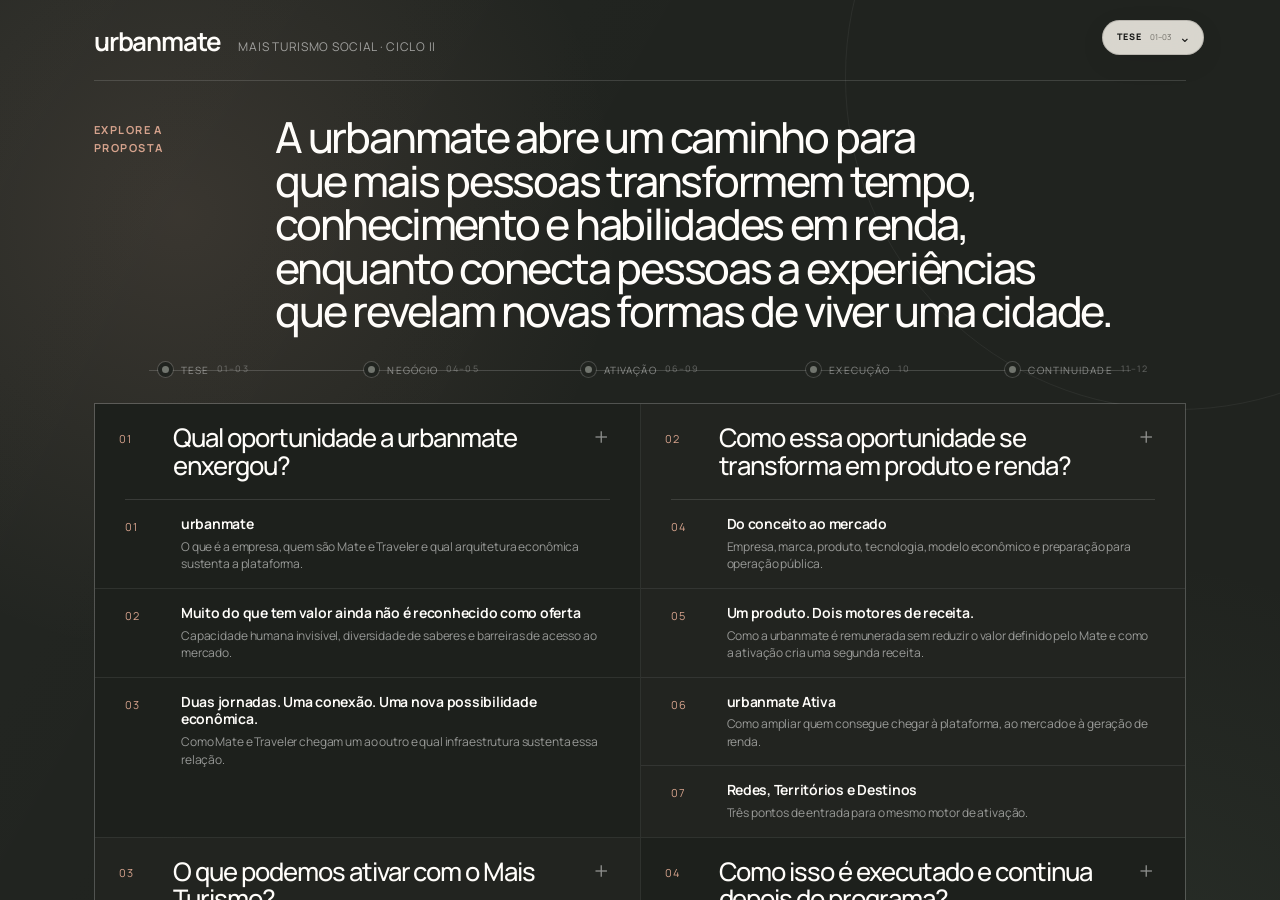
<file: review.html>
<!DOCTYPE html>
<html lang="pt-BR">
<head>
<meta charset="utf-8">
<meta name="viewport" content="width=device-width,initial-scale=1">
<title>urbanmate · Mais Turismo · revisão v4.1</title>
<style>html,body{margin:0;width:100%;height:100%;background:#f3efe7}iframe{display:block;width:100%;height:100%;border:0}</style>
</head>
<body>
<iframe id="review-frame" title="urbanmate · Mais Turismo · revisão v4.1" src="index.html"></iframe>
<script>
const frame=document.getElementById('review-frame');
frame.addEventListener('load',()=>{
  const d=frame.contentDocument;
  const s=d.createElement('script');
  s.src='assets/review-v4-1.js';
  d.body.appendChild(s);
});
</script>
</body>
</html>
</file>
